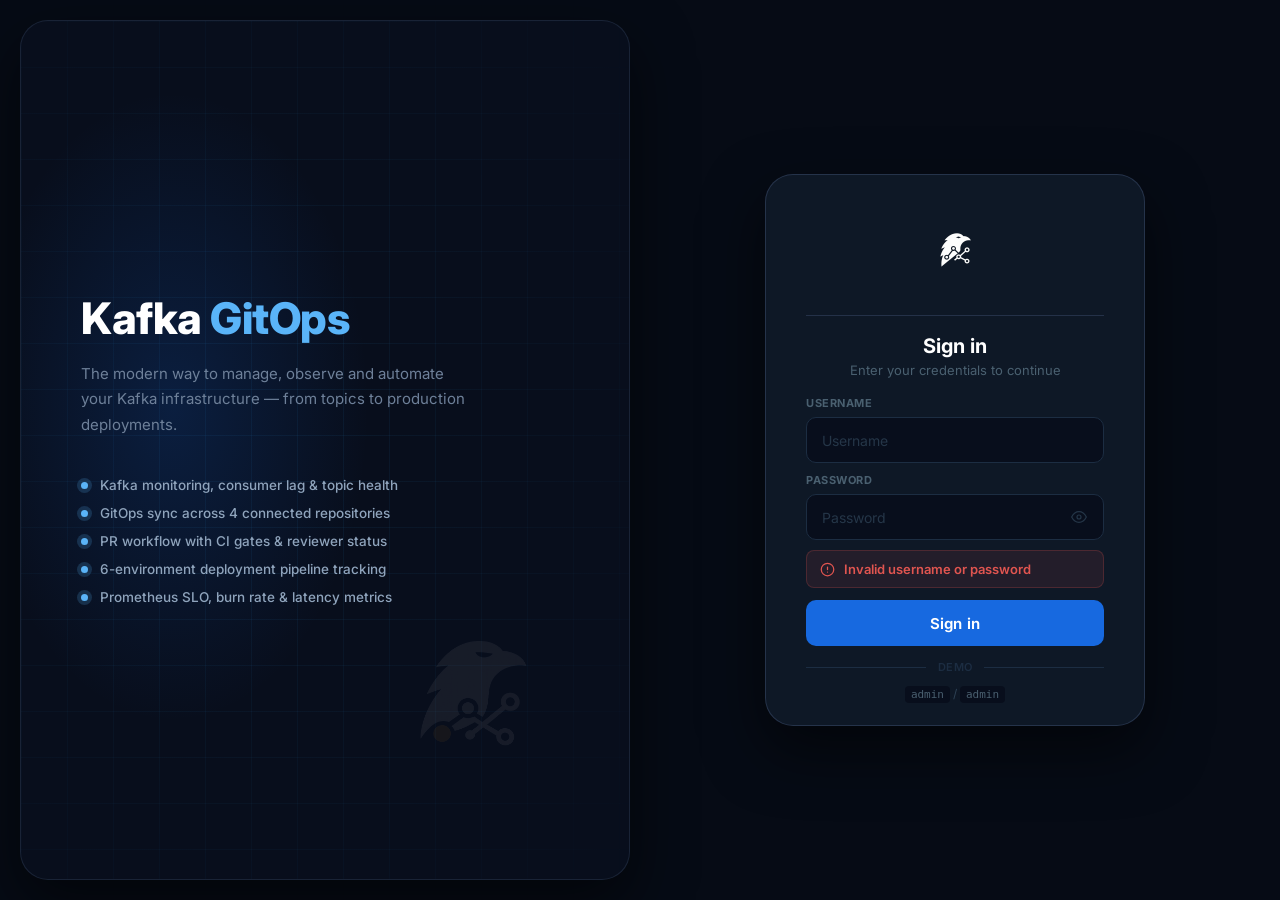
<file: index.html>
<!doctype html>
<html lang="en">
  <head>
    <meta charset="UTF-8" />
    <meta name="viewport" content="width=device-width, initial-scale=1.0" />
    <title>Kafka GitOps — Sign in</title>
    <link rel="preconnect" href="https://fonts.googleapis.com" />
    <link rel="preconnect" href="https://fonts.gstatic.com" crossorigin />
    <link href="https://fonts.googleapis.com/css2?family=Inter:wght@400;500;600;700;800&display=swap" rel="stylesheet" />
    <style>
      *, *::before, *::after { box-sizing: border-box; margin: 0; padding: 0; }
      html, body { height: 100%; }
      body {
        font-family: Inter, system-ui, -apple-system, sans-serif;
        background: #060b15;
        color: #dde3ed;
      }
      button, input { font: inherit; border: 0; }
      button { cursor: pointer; }

      /* ── Shell ── */
      .lp-shell {
        display: grid;
        grid-template-columns: 1fr 1fr;
        min-height: 100dvh;
        padding: 20px;
        gap: 20px;
      }

      /* ── Left hero — CSS gradient background ── */
      .lp-hero {
        position: relative;
        display: flex;
        flex-direction: column;
        justify-content: center;
        padding: 56px 60px;
        overflow: hidden;
        background: #080e1c;
        border-radius: 28px;
        box-shadow: 0 24px 60px rgba(0,0,0,.55);
        border: 1px solid rgba(42,56,80,.5);
      }

      /* dot-grid */
      .lp-hero::before {
        content: "";
        position: absolute;
        inset: 0;
        border-radius: inherit;
        background-image:
          linear-gradient(rgba(47,159,232,.07) 1px, transparent 1px),
          linear-gradient(90deg, rgba(47,159,232,.07) 1px, transparent 1px);
        background-size: 46px 46px;
        mask-image: radial-gradient(ellipse 80% 80% at 40% 50%, black 20%, transparent 100%);
      }

      /* blue ambient glow */
      .lp-hero::after {
        content: "";
        position: absolute;
        top: 5%;
        left: -10%;
        width: 70%;
        height: 80%;
        background: radial-gradient(ellipse, rgba(23,105,224,.18) 0%, transparent 65%);
        pointer-events: none;
        border-radius: 50%;
      }

      /* raven watermark bottom-right — invert so black→white, then fade */
      .lp-raven-bg {
        position: absolute;
        bottom: -30px;
        right: -40px;
        width: 400px;
        height: 400px;
        object-fit: contain;
        pointer-events: none;
        user-select: none;
        z-index: 0;
        filter: invert(1);
        opacity: .06;
      }

      .lp-hero-inner {
        position: relative;
        z-index: 1;
        max-width: 500px;
      }

      /* brand logo — full horizontal, no box */
      .lp-brand {
        margin-bottom: 52px;
      }
      .lp-brand-logo {
        display: block;
        width: 100px;
        height: 100px;
        object-fit: contain;
        filter: brightness(0) invert(1);
      }

      /* headline */
      .lp-headline {
        font-size: clamp(34px, 3.4vw, 50px);
        font-weight: 800;
        line-height: 1.1;
        letter-spacing: -.5px;
        color: #fff;
        margin-bottom: 18px;
      }
      .lp-headline em {
        font-style: normal;
        color: #5ab4f8;
      }

      .lp-desc {
        color: #6e8099;
        font-size: 15px;
        line-height: 1.7;
        max-width: 390px;
        margin-bottom: 40px;
      }

      /* feature list */
      .lp-features {
        display: flex;
        flex-direction: column;
        gap: 12px;
      }
      .lp-feature {
        display: flex;
        align-items: center;
        gap: 12px;
        color: #8fa4bc;
        font-size: 13.5px;
        font-weight: 500;
      }
      .lp-feature-dot {
        flex-shrink: 0;
        width: 7px;
        height: 7px;
        border-radius: 50%;
        background: #5ab4f8;
        box-shadow: 0 0 0 4px rgba(90,180,248,.18);
      }

      /* ── Right — floating rounded card ── */
      .lp-panel {
        display: flex;
        align-items: center;
        justify-content: center;
      }

      .lp-card {
        width: 100%;
        max-width: 380px;
        padding: 28px 40px 24px;
        background: #0e1826;
        border: 1px solid rgba(42,56,80,.85);
        border-radius: 28px;
        box-shadow: 0 24px 60px rgba(0,0,0,.55);
      }

      /* icon-only logo in card */
      .lp-card-logo {
        display: flex;
        justify-content: center;
        margin-bottom: 16px;
      }
      .lp-card-logo img {
        width: 96px;
        height: 96px;
        object-fit: contain;
      }

      /* thin divider under logo */
      .lp-card-rule {
        height: 1px;
        background: rgba(42,56,80,.8);
        margin: 0 0 18px;
      }

      .lp-form-title {
        font-size: 20px;
        font-weight: 700;
        color: #fff;
        text-align: center;
        margin-bottom: 4px;
      }
      .lp-form-sub {
        color: #4a6070;
        font-size: 13px;
        text-align: center;
        margin-bottom: 18px;
      }

      .lp-form {
        display: flex;
        flex-direction: column;
        gap: 10px;
      }

      .lp-field {
        display: flex;
        flex-direction: column;
        gap: 7px;
      }
      .lp-field label {
        font-size: 11px;
        font-weight: 700;
        color: #4a6070;
        text-transform: uppercase;
        letter-spacing: .5px;
      }

      .lp-pw-wrap { position: relative; }

      .lp-field input {
        width: 100%;
        height: 46px;
        padding: 0 44px 0 15px;
        border: 1px solid #1c2d42;
        border-radius: 10px;
        background: #080e1c;
        color: #dde3ed;
        font-size: 14px;
        transition: border-color .15s, box-shadow .15s;
      }
      .lp-field input::placeholder { color: #253648; }
      .lp-field input:focus {
        outline: 0;
        border-color: #5ab4f8;
        box-shadow: 0 0 0 3px rgba(90,180,248,.15);
      }

      .lp-eye {
        position: absolute;
        top: 50%;
        right: 11px;
        transform: translateY(-50%);
        display: grid;
        place-items: center;
        width: 28px;
        height: 28px;
        background: transparent;
        color: #253648;
        transition: color .15s;
      }
      .lp-eye:hover { color: #6e8099; }
      .lp-eye svg {
        display: block;
        width: 16px;
        height: 16px;
        stroke: currentColor;
        fill: none;
        stroke-width: 1.8;
        stroke-linecap: round;
        stroke-linejoin: round;
      }

      .lp-error {
        display: flex;
        align-items: center;
        gap: 9px;
        padding: 10px 13px;
        border-radius: 8px;
        background: rgba(224,85,80,.1);
        border: 1px solid rgba(224,85,80,.22);
        color: #e05550;
        font-size: 13px;
        font-weight: 600;
      }
      .lp-error svg {
        flex-shrink: 0;
        width: 15px;
        height: 15px;
        stroke: #e05550;
        fill: none;
        stroke-width: 2;
        stroke-linecap: round;
      }

      .lp-submit {
        width: 100%;
        height: 46px;
        margin-top: 2px;
        border-radius: 10px;
        background: #1769e0;
        color: #fff;
        font-size: 15px;
        font-weight: 650;
        letter-spacing: .1px;
        transition: background .15s, transform .12s;
      }
      .lp-submit:hover:not(:disabled) { background: #1260d3; }
      .lp-submit:active:not(:disabled) { transform: translateY(1px); }
      .lp-submit:disabled { opacity: .6; cursor: not-allowed; }

      .lp-divider {
        display: flex;
        align-items: center;
        gap: 12px;
        margin-top: 14px;
        color: #1c2d42;
        font-size: 11px;
        font-weight: 600;
        text-transform: uppercase;
        letter-spacing: .4px;
      }
      .lp-divider::before,
      .lp-divider::after {
        content: "";
        flex: 1;
        height: 1px;
        background: #1c2d42;
      }

      .lp-hint {
        margin-top: 12px;
        color: #2e4255;
        font-size: 12px;
        text-align: center;
      }
      .lp-hint code {
        padding: 2px 6px;
        border-radius: 4px;
        background: #080e1c;
        color: #4a6070;
        font-family: ui-monospace, "Cascadia Code", monospace;
        font-size: 11px;
      }

      /* shake */
      @keyframes lp-shake {
        0%,100% { transform: translateX(0); }
        20%      { transform: translateX(-6px); }
        40%      { transform: translateX(6px); }
        60%      { transform: translateX(-3px); }
        80%      { transform: translateX(3px); }
      }
      .lp-shake { animation: lp-shake .4s ease; }

      /* ── Transition out ── */
      .lp-shell {
        transition: gap .5s ease;
      }
      .lp-hero {
        transition: opacity .3s ease, transform .5s cubic-bezier(.4,0,.2,1);
      }
      .lp-panel {
        position: relative;
      }

      /* full-screen curtain that expands from the card panel */
      .lp-curtain {
        position: fixed;
        inset: 0;
        background: #080e1c;
        z-index: 999;
        clip-path: inset(0 100% 0 0);
        transition: clip-path .55s cubic-bezier(.7,0,.3,1);
        pointer-events: none;
      }
      .lp-curtain.run {
        clip-path: inset(0 0% 0 0);
      }

      /* logo + text fade in center of curtain */
      .lp-curtain-brand {
        position: absolute;
        inset: 0;
        display: flex;
        flex-direction: column;
        align-items: center;
        justify-content: center;
        gap: 18px;
        opacity: 0;
        transition: opacity .25s ease .35s;
      }
      .lp-curtain-brand img {
        width: 72px;
        height: 72px;
        object-fit: contain;
        filter: brightness(0) invert(1);
      }
      .lp-curtain-brand span {
        font-size: 22px;
        font-weight: 800;
        color: #fff;
        letter-spacing: -.3px;
      }
      .lp-curtain-brand span em {
        font-style: normal;
        color: #5ab4f8;
      }
      .lp-curtain.run .lp-curtain-brand {
        opacity: 1;
      }

      .lp-shell.lp-out .lp-hero {
        opacity: 0;
        transform: translateX(-24px);
      }

      /* ── Mobile ── */
      @media (max-width: 820px) {
        .lp-shell {
          grid-template-columns: 1fr;
          gap: 16px;
          padding: 16px;
        }
        .lp-hero {
          padding: 40px 28px 36px;
          min-height: auto;
        }
        .lp-card { padding: 36px 28px 28px; }
      }
    </style>
  </head>
  <body>
    <div class="lp-curtain" id="curtain">
      <div class="lp-curtain-brand">
        <img src="pictures/icon.png" alt="" />
        <span>Kafka <em>GitOps</em></span>
      </div>
    </div>

    <div class="lp-shell">

      <!-- ── Left hero ── -->
      <div class="lp-hero">
        <img src="pictures/logo.png" alt="" class="lp-raven-bg" aria-hidden="true" />
        <div class="lp-hero-inner">

          <h1 class="lp-headline">
            Kafka <em>GitOps</em>
          </h1>

          <p class="lp-desc">
            The modern way to manage, observe and automate
            your Kafka infrastructure — from topics to production deployments.
          </p>

          <div class="lp-features">
            <div class="lp-feature">
              <span class="lp-feature-dot"></span>
              Kafka monitoring, consumer lag &amp; topic health
            </div>
            <div class="lp-feature">
              <span class="lp-feature-dot"></span>
              GitOps sync across 4 connected repositories
            </div>
            <div class="lp-feature">
              <span class="lp-feature-dot"></span>
              PR workflow with CI gates &amp; reviewer status
            </div>
            <div class="lp-feature">
              <span class="lp-feature-dot"></span>
              6-environment deployment pipeline tracking
            </div>
            <div class="lp-feature">
              <span class="lp-feature-dot"></span>
              Prometheus SLO, burn rate &amp; latency metrics
            </div>
          </div>
        </div>
      </div>

      <!-- ── Right card ── -->
      <div class="lp-panel">
        <div class="lp-card">

          <div class="lp-card-logo">
            <img src="pictures/icon.png" alt="Kafka GitOps" />
          </div>
          <div class="lp-card-rule"></div>

          <h2 class="lp-form-title">Sign in</h2>
          <p class="lp-form-sub">Enter your credentials to continue</p>

          <form class="lp-form" id="loginForm" novalidate>

            <div class="lp-field">
              <label for="username">Username</label>
              <div class="lp-pw-wrap">
                <input type="text" id="username" name="username"
                  autocomplete="username" placeholder="Username" />
              </div>
            </div>

            <div class="lp-field">
              <label for="password">Password</label>
              <div class="lp-pw-wrap">
                <input type="password" id="password" name="password"
                  autocomplete="current-password" placeholder="Password" />
                <button class="lp-eye" type="button" id="togglePass"
                  aria-label="Show password" tabindex="-1">
                  <svg id="eyeIcon" viewBox="0 0 24 24">
                    <path d="M1 12s4-8 11-8 11 8 11 8-4 8-11 8-11-8-11-8z"/>
                    <circle cx="12" cy="12" r="3"/>
                  </svg>
                </button>
              </div>
            </div>

            <div class="lp-error" id="loginError" hidden>
              <svg viewBox="0 0 24 24">
                <circle cx="12" cy="12" r="10"/>
                <line x1="12" y1="8" x2="12" y2="12"/>
                <line x1="12" y1="16" x2="12.01" y2="16"/>
              </svg>
              Invalid username or password
            </div>

            <button class="lp-submit" type="submit" id="loginBtn">Sign in</button>
          </form>

          <div class="lp-divider">demo</div>
          <p class="lp-hint"><code>admin</code> / <code>admin</code></p>

        </div>
      </div>

    </div>

    <script>
      const passInput  = document.getElementById("password");
      const togglePass = document.getElementById("togglePass");

      togglePass.addEventListener("click", () => {
        const show = passInput.type === "password";
        passInput.type = show ? "text" : "password";
        document.getElementById("eyeIcon").innerHTML = show
          ? '<path d="M17.94 17.94A10.07 10.07 0 0 1 12 20c-7 0-11-8-11-8a18.45 18.45 0 0 1 5.06-5.94"/><path d="M9.9 4.24A9.12 9.12 0 0 1 12 4c7 0 11 8 11 8a18.5 18.5 0 0 1-2.16 3.19"/><line x1="1" y1="1" x2="23" y2="23"/>'
          : '<path d="M1 12s4-8 11-8 11 8 11 8-4 8-11 8-11-8-11-8z"/><circle cx="12" cy="12" r="3"/>';
      });

      document.getElementById("loginForm").addEventListener("submit", (e) => {
        e.preventDefault();
        const user = document.getElementById("username").value.trim();
        const pass = passInput.value;
        const err  = document.getElementById("loginError");
        const btn  = document.getElementById("loginBtn");

        if (user === "admin" && pass === "admin") {
          btn.textContent = "Signing in…";
          btn.disabled = true;
          const shell   = document.querySelector(".lp-shell");
          const curtain = document.getElementById("curtain");
          shell.classList.add("lp-out");
          requestAnimationFrame(() => requestAnimationFrame(() => {
            curtain.classList.add("run");
          }));
          setTimeout(() => { window.location.href = "dashboard.html"; }, 1000);
        } else {
          err.hidden = false;
          passInput.value = "";
          passInput.focus();
          document.querySelector(".lp-card").classList.add("lp-shake");
          setTimeout(() => document.querySelector(".lp-card").classList.remove("lp-shake"), 450);
        }
      });

      ["username", "password"].forEach((id) =>
        document.getElementById(id).addEventListener("input", () => {
          document.getElementById("loginError").hidden = true;
        })
      );
    </script>
  </body>
</html>
</file>
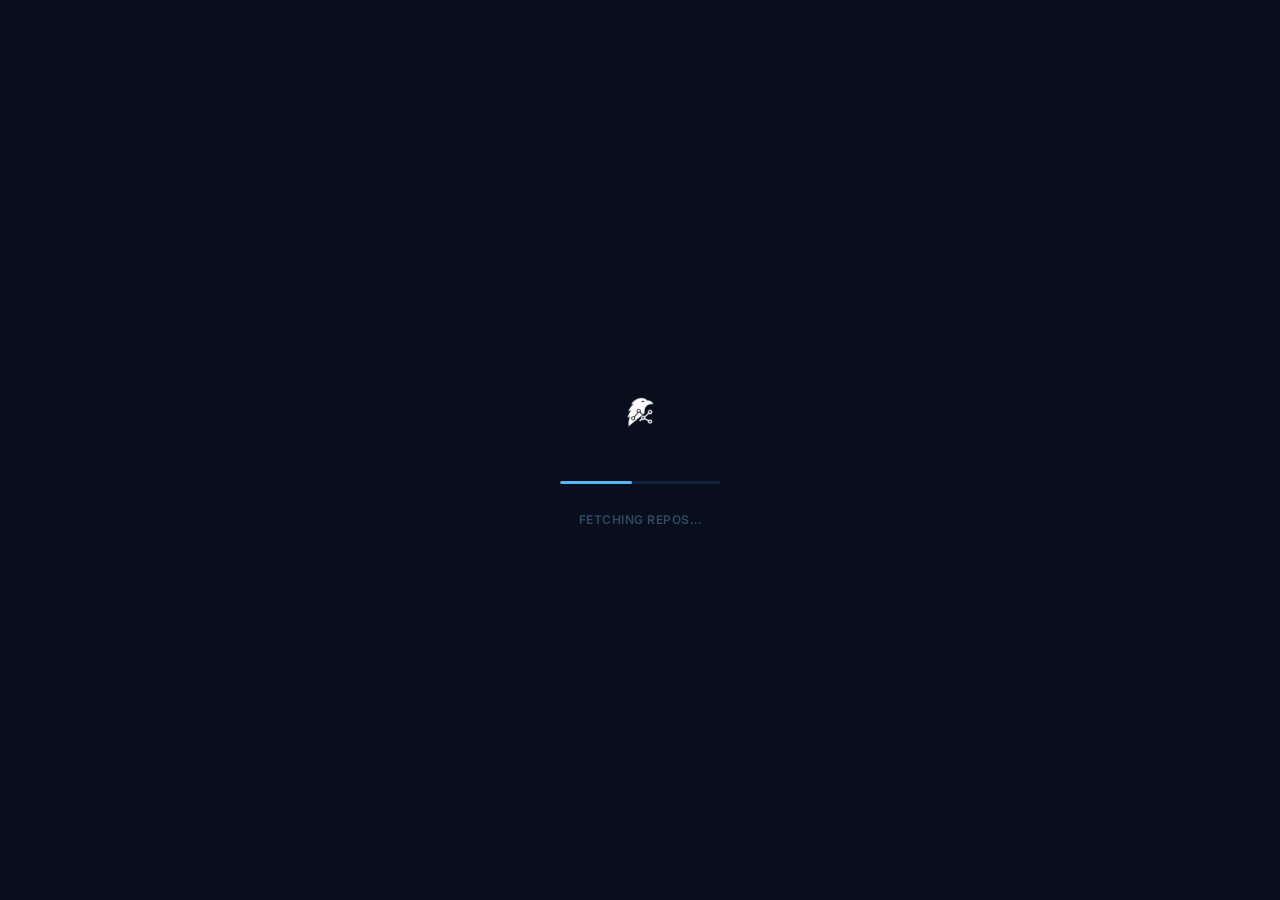
<file: dashboard.html>
<!doctype html>
<html lang="en">
  <head>
    <meta charset="UTF-8" />
    <meta name="viewport" content="width=device-width, initial-scale=1.0" />
    <title>GitOps Admin Panel</title>
    <link rel="preconnect" href="https://fonts.googleapis.com" />
    <link rel="preconnect" href="https://fonts.gstatic.com" crossorigin />
    <link href="https://fonts.googleapis.com/css2?family=Inter:wght@400;500;600;700;800&display=swap" rel="stylesheet" />
    <link rel="stylesheet" href="styles.css" />
  </head>
  <style>
    .page-loader {
      position: fixed;
      inset: 0;
      background: #080e1c;
      z-index: 999;
      display: flex;
      flex-direction: column;
      align-items: center;
      justify-content: center;
      gap: 28px;
      transition: opacity .45s ease;
    }
    .page-loader.hide {
      opacity: 0;
      pointer-events: none;
    }
    .loader-logo {
      width: 80px;
      height: 80px;
      object-fit: contain;
      filter: brightness(0) invert(1);
      animation: loaderPulse 1.6s ease-in-out infinite;
    }
    @keyframes loaderPulse {
      0%, 100% { opacity: .35; transform: scale(.92); filter: brightness(0) invert(1) drop-shadow(0 0 0px #5ab4f8); }
      50%       { opacity: 1;   transform: scale(1);    filter: brightness(0) invert(1) drop-shadow(0 0 18px #5ab4f8); }
    }
    .loader-bar-wrap {
      width: 160px;
      height: 3px;
      border-radius: 99px;
      background: rgba(90,180,248,.12);
      overflow: hidden;
    }
    .loader-bar {
      height: 100%;
      border-radius: 99px;
      background: #5ab4f8;
      width: 0%;
      transition: width .1s linear;
    }
    .loader-label {
      font-family: Inter, system-ui, sans-serif;
      font-size: 12px;
      font-weight: 600;
      letter-spacing: .5px;
      color: #2e4a65;
      text-transform: uppercase;
    }
  </style>
  <body>
    <div class="page-loader" id="pageLoader">
      <img src="pictures/icon.png" alt="" class="loader-logo" />
      <div class="loader-bar-wrap">
        <div class="loader-bar" id="loaderBar"></div>
      </div>
      <span class="loader-label" id="loaderLabel">Connecting…</span>
    </div>
    <a class="skip-link" href="#mainContent">Skip to content</a>
    <div class="shell" id="appShell">
      <aside class="sidebar" id="sidebar" aria-label="Main navigation">
        <div class="brand">
          <div class="brand-mark">
            <img src="pictures/icon.png" alt="Kafka GitOps" class="brand-logo" />
          </div>
          <div>
            <strong>Kafka GitOps</strong>
          </div>
        </div>

        <nav class="nav-list" aria-label="Panel sections">
          <button class="nav-item active" type="button" data-view="overview" aria-current="page"><span data-icon="home"></span>Overview</button>

          <div class="nav-group" data-group="github">
            <button class="nav-item nav-group-toggle" type="button" aria-expanded="false">
              <span data-icon="github"></span>
              <span class="nav-group-label">GitHub<svg class="nav-group-chevron" viewBox="0 0 24 24" fill="none" stroke="currentColor" stroke-width="2" stroke-linecap="round" stroke-linejoin="round"><path d="m9 18 6-6-6-6"/></svg></span>
            </button>
            <div class="nav-sub" hidden>
              <button class="nav-item nav-subitem" type="button" data-view="repos"><span data-icon="repo"></span>Repositories</button>
              <button class="nav-item nav-subitem" type="button" data-view="workflow"><span data-icon="gitpull"></span>PR Workflow</button>
            </div>
          </div>

          <button class="nav-item" type="button" data-view="kafka"><span data-icon="stream"></span>Kafka</button>
          <button class="nav-item" type="button" data-view="prometheus"><span data-icon="pulse"></span>Prometheus</button>

          <div class="nav-group" data-group="ocp">
            <button class="nav-item nav-group-toggle" type="button" aria-expanded="false">
              <span data-icon="cloud"></span>
              <span class="nav-group-label">OCP<svg class="nav-group-chevron" viewBox="0 0 24 24" fill="none" stroke="currentColor" stroke-width="2" stroke-linecap="round" stroke-linejoin="round"><path d="m9 18 6-6-6-6"/></svg></span>
            </button>
            <div class="nav-sub" hidden>
              <button class="nav-item nav-subitem" type="button" data-view="ocp"><span data-icon="pod"></span>Pods</button>
              <button class="nav-item nav-subitem" type="button" data-view="deployments"><span data-icon="layers"></span>Deployments</button>
            </div>
          </div>
        </nav>

        <div class="sidebar-user">
          <div class="sidebar-avatar">
            <svg viewBox="0 0 24 24" fill="none" stroke="currentColor" stroke-width="1.8" stroke-linecap="round" stroke-linejoin="round">
              <circle cx="12" cy="8" r="4"/>
              <path d="M4 20c0-4 3.6-7 8-7s8 3 8 7"/>
            </svg>
          </div>
          <div class="sidebar-user-info">
            <span class="sidebar-user-name">Admin</span>
            <span class="sidebar-user-role">Platform owner</span>
          </div>
        </div>
      </aside>

      <main class="workspace" id="mainContent">
        <button class="sidebar-edge-toggle" id="sidebarEdgeToggle" type="button" aria-label="Show sidebar" aria-controls="sidebar" aria-expanded="false">
          <span data-icon="chevron"></span>
        </button>
        <div class="workspace-inner">
        <header class="topbar">
          <div>
            <h1 id="pageTitle">Overview</h1>
          </div>
          <div class="topbar-actions">
            <label class="search">
              <span data-icon="search"></span>
              <input type="search" placeholder="Search repo, PR, service, metric" aria-label="Search repo, PR, service or metric" />
            </label>
            <button class="soft-button" type="button" aria-label="Show notifications"><span data-icon="bell"></span></button>
            <button class="soft-button" id="themeToggle" type="button" aria-label="Toggle dark mode"></button>
            <button class="primary-button" type="button"><span data-icon="deploy"></span>Promote</button>
          </div>
        </header>

        <section class="view active" data-view-panel="overview" aria-labelledby="pageTitle">
          <div id="overviewStatus"></div>
          <div class="system-grid" id="systemStatus"></div>
          <div id="overviewHero"></div>
          <div class="metric-grid" id="overviewMetrics"></div>
          <div class="overview-grid">
            <section class="panel">
              <div class="panel-head">
                <div>
                  <h2>Release Flow</h2>
                  <p>What needs to happen before deploy</p>
                </div>
              </div>
              <div class="timeline">
                <article class="done"><span></span><div><strong>GitHub Actions</strong><p>31/31 checks passed</p></div></article>
                <article class="done"><span></span><div><strong>TDD Gate</strong><p>Unit, integration, contract tests green</p></div></article>
                <article class="watch"><span></span><div><strong>Kafka Lag</strong><p>Watch orders.events before promote</p></div></article>
                <article><span></span><div><strong>Manual Approval</strong><p>Platform owner review</p></div></article>
              </div>
            </section>
            <section class="panel">
              <div class="panel-head">
                <div><h2>Live Feed</h2><p>GitHub, Kafka, Prometheus</p></div>
              </div>
              <div class="feed-list" id="liveFeed"></div>
            </section>
          </div>
        </section>

        <section class="view" data-view-panel="repos">
          <div class="page-intro">
            <h2>4 connected GitHub repos</h2>
            <p>Overview of repositories, their role in the release flow and latest GitOps state. Click a repo for details.</p>
          </div>
          <div id="repoSummary"></div>
          <div class="repo-grid" id="repoGrid"></div>
          <div id="repoDetail" hidden></div>
        </section>

        <section class="view" data-view-panel="workflow">
          <div class="page-intro">
            <p>Filter by repository — show panels for one or more repos at a time.</p>
          </div>
          <div id="workflowFilters"></div>
          <div class="workflow-panels" id="workflowPanels"></div>
        </section>

        <section class="view" data-view-panel="kafka">
          <div class="page-intro">
            <p>Topics, consumer groups, lag and a quick look at streams that may block a release.</p>
          </div>
          <div class="split-grid">
            <section class="panel">
              <div class="panel-head"><div><h2>Consumer Lag</h2><p>Top groups by delay</p></div></div>
              <div class="bar-list" id="kafkaBars"></div>
            </section>
            <section class="panel">
              <div class="panel-head"><div><h2>Topic Health</h2><p>Partition balance and throughput</p></div></div>
              <div class="health-list">
                <article><span class="ok"></span><strong>payments.events</strong><small>balanced, 1.2k msg/s</small></article>
                <article><span class="warn"></span><strong>orders.events</strong><small>hot partition p8</small></article>
                <article><span class="ok"></span><strong>inventory.sync</strong><small>healthy, 340 msg/s</small></article>
              </div>
            </section>
          </div>
        </section>

        <section class="view" data-view-panel="prometheus">
          <div class="page-intro">
            <p>SLO, burn rate, error ratio and latency — api-gateway.</p>
          </div>

          <div class="prom-stats" id="promStats"></div>

          <section class="panel">
            <div class="panel-head">
              <div><h2>Service SLO</h2><p id="sloRangeLabel">24h window</p></div>
              <div class="range-tabs" aria-label="Chart time range" id="sloRangeTabs">
                <button class="active" type="button" data-range="24h">24h</button>
                <button type="button" data-range="7d">7d</button>
                <button type="button" data-range="30d">30d</button>
              </div>
            </div>
            <div class="prom-chart-wrap">
              <div class="prom-y-labels" id="sloYLabels">
                <span>100%</span><span>99.9%</span><span>99.5%</span><span>99%</span>
              </div>
              <div class="line-chart" style="flex:1;min-width:0">
                <svg id="sloChart" viewBox="0 0 720 200" role="img" aria-label="SLO trend">
                  <defs>
                    <linearGradient id="sloFillGrad" x1="0" y1="0" x2="0" y2="1">
                      <stop offset="0%" stop-color="#24a85a" stop-opacity=".22"/>
                      <stop offset="100%" stop-color="#24a85a" stop-opacity="0"/>
                    </linearGradient>
                  </defs>
                  <path class="grid-line" id="sloGrid" d=""/>
                  <path class="prom-threshold" id="sloThreshold" d=""/>
                  <path class="chart-fill" id="sloFill" fill="url(#sloFillGrad)" d=""/>
                  <path class="chart-line prom-line-green" id="sloLine" d=""/>
                </svg>
              </div>
            </div>
          </section>

          <section class="panel" style="margin-top:16px">
            <div class="panel-head">
              <div><h2>P99 Latency</h2><p>api-gateway · milliseconds</p></div>
            </div>
            <div class="prom-chart-wrap">
              <div class="prom-y-labels" id="latYLabels">
                <span>200ms</span><span>150ms</span><span>100ms</span>
              </div>
              <div class="line-chart" style="flex:1;min-width:0">
                <svg id="latChart" viewBox="0 0 720 160" role="img" aria-label="Latency trend">
                  <defs>
                    <linearGradient id="latFillGrad" x1="0" y1="0" x2="0" y2="1">
                      <stop offset="0%" stop-color="#d98200" stop-opacity=".2"/>
                      <stop offset="100%" stop-color="#d98200" stop-opacity="0"/>
                    </linearGradient>
                  </defs>
                  <path class="grid-line" id="latGrid" d=""/>
                  <path class="chart-fill" id="latFill" fill="url(#latFillGrad)" d=""/>
                  <path class="chart-line prom-line-amber" id="latLine" d=""/>
                </svg>
              </div>
            </div>
          </section>
        </section>

        <section class="view" data-view-panel="ocp">
          <div class="page-intro">
            <p>Pods across environments — status, restarts and the reason for the last restart.</p>
          </div>
          <div id="ocpSummary"></div>
          <div id="ocpPods"></div>
        </section>

        <section class="view" data-view-panel="deployments">
          <div class="page-intro">
            <p>Environment pipeline for api-gateway — dev through prod. Click a row to expand jobs.</p>
          </div>
          <div id="deploymentsView"></div>
        </section>
      </main>
    </div>

        </div><!-- /workspace-inner -->
    <script src="script.js"></script>
    <script>
      (function () {
        const loader = document.getElementById("pageLoader");
        const bar    = document.getElementById("loaderBar");
        const label  = document.getElementById("loaderLabel");

        const steps = [
          { pct: 20,  text: "Connecting…",          delay: 0    },
          { pct: 45,  text: "Fetching repos…",       delay: 700  },
          { pct: 68,  text: "Loading Kafka state…",  delay: 1400 },
          { pct: 88,  text: "Syncing metrics…",      delay: 2100 },
          { pct: 100, text: "Ready",                 delay: 2800 },
        ];

        steps.forEach(({ pct, text, delay }) => {
          setTimeout(() => {
            bar.style.width   = pct + "%";
            label.textContent = text;
          }, delay);
        });

        setTimeout(() => {
          loader.classList.add("hide");
          setTimeout(() => loader.remove(), 500);
        }, 3400);
      })();
    </script>
  </body>
</html>
</file>
<file: styles.css>
:root {
  --page-bg: #f3f6fa;
  --app-bg: #f3f6fa;
  --surface: #ffffff;
  --surface-subtle: #f7faff;
  --text: #172033;
  --muted: #657188;
  --muted-soft: #8a95a8;
  --line: #dce3ec;
  --line-soft: #e9eef5;
  --blue: #2f9fe8;
  --blue-strong: #1769e0;
  --mint: #24a85a;
  --amber: #d98200;
  --red: #c7352c;
  --violet: #7b61f2;
  --rail-width: 72px;
  --sidebar-width: 360px;
  --closed-offset: var(--rail-width);
  --open-offset: 304px;
  --page-pad: 16px;
  --radius-xl: 30px;
  --radius: 8px;
  --radius-sm: 6px;
  --shadow-panel: 0 20px 54px rgba(23, 32, 51, .12);
  --shadow-card: 0 10px 28px rgba(23, 32, 51, .08);
  --focus: 0 0 0 3px rgba(23, 105, 224, .22);
  color-scheme: light;
}

* {
  box-sizing: border-box;
}

html {
  min-width: 320px;
}

body {
  margin: 0;
  overflow-x: hidden;
  background: var(--page-bg);
  color: var(--text);
  font-family: Inter, system-ui, -apple-system, BlinkMacSystemFont, "Segoe UI", sans-serif;
  letter-spacing: 0;
}

button,
input {
  font: inherit;
}

button {
  border: 0;
}

button:focus-visible,
input:focus-visible,
.skip-link:focus-visible {
  outline: 0;
  box-shadow: var(--focus);
}

svg {
  display: block;
  width: 18px;
  height: 18px;
  stroke: currentColor;
}

.skip-link {
  position: fixed;
  top: 12px;
  left: 12px;
  z-index: 30;
  padding: 10px 14px;
  border-radius: var(--radius-sm);
  background: var(--text);
  color: #fff;
  font-size: 14px;
  font-weight: 700;
  text-decoration: none;
  transform: translateY(-140%);
}

.skip-link:focus {
  transform: translateY(0);
}

.shell {
  position: relative;
  height: 100dvh;
  overflow: hidden;
  padding: var(--page-pad);
}

.sidebar {
  position: fixed;
  inset: var(--page-pad) auto var(--page-pad) var(--page-pad);
  z-index: 1;
  display: flex;
  flex-direction: column;
  width: var(--sidebar-width);
  height: auto;
  overflow: hidden;
  border: 1px solid rgba(220, 227, 236, .9);
  border-radius: var(--radius-xl);
  background: rgba(255, 255, 255, .96);
  box-shadow: var(--shadow-panel);
}

.sidebar::before {
  position: absolute;
  inset: 0 auto 0 0;
  z-index: 0;
  width: var(--rail-width);
  content: "";
  background: #0d1521;
}

.sidebar > * {
  position: relative;
  z-index: 1;
}

.brand,
.nav-item,
.topbar,
.topbar-actions,
.search,
.hero-panel,
.repo-top,
.repo-meta,
.panel-head,
.feed-list article,
.timeline article,
.health-list article,
.bar-row,
.range-tabs {
  display: flex;
  align-items: center;
}

.brand {
  display: grid;
  grid-template-columns: var(--rail-width) minmax(0, 1fr);
  min-height: 76px;
  padding: 18px 18px 12px 0;
}

.brand-mark {
  display: grid;
  place-items: center;
  justify-self: center;
  width: 48px;
  height: 48px;
}

.brand > div:last-child {
  min-width: 0;
  padding-left: 18px;
  transition: opacity .18s ease, transform .24s ease;
}

.brand strong,
.brand span {
  display: block;
}

.brand strong {
  font-size: 16px;
  font-weight: 650;
}

.brand span {
  margin-top: 2px;
  color: var(--muted);
  font-size: 12px;
  font-weight: 600;
}

.nav-list {
  display: grid;
  gap: 6px;
  padding-right: 18px;
}

.nav-item {
  display: grid;
  grid-template-columns: var(--rail-width) minmax(0, 1fr);
  column-gap: 18px;
  min-height: 52px;
  padding: 0;
  overflow: hidden;
  background: transparent;
  color: #52627a;
  cursor: pointer;
  font-size: 14px;
  font-weight: 600;
  text-align: left;
  white-space: nowrap;
}

.nav-item span[data-icon] {
  display: grid;
  place-items: center;
  justify-self: center;
  width: 42px;
  height: 42px;
  border-radius: 14px;
  color: rgba(255, 255, 255, .92);
}

.nav-item span[data-icon] + * {
  align-self: center;
}

.nav-item:hover,
.nav-item.active {
  color: var(--text);
}

.nav-item:hover span[data-icon],
.nav-item.active span[data-icon] {
  background: rgba(90, 180, 248, .18);
  color: #5ab4f8;
}

.nav-item.active {
  background: linear-gradient(to right, transparent var(--rail-width), #e8f3ff var(--rail-width));
}

/* ---- Nav groups (expandable submenu) ---- */

.nav-group {
  display: grid;
}

.nav-sub {
  display: grid;
  gap: 4px;
  margin-top: 4px;
}

.nav-sub[hidden] {
  display: none;
}

.nav-group-label {
  display: flex;
  align-items: center;
  gap: 7px;
  min-width: 0;
}

.nav-group-chevron {
  flex-shrink: 0;
  width: 16px;
  height: 16px;
  color: var(--muted);
  fill: none;
  transition: transform .2s ease, color .18s ease;
}

.nav-group-toggle:hover .nav-group-chevron {
  color: var(--blue-strong);
}

.nav-group.open .nav-group-chevron {
  transform: rotate(90deg);
}

/* parent of the active subsection stays highlighted */
.nav-group.has-active .nav-group-toggle {
  color: var(--text);
}

.nav-group.has-active .nav-group-toggle span[data-icon] {
  background: rgba(90, 180, 248, .18);
  color: #5ab4f8;
}

.shell:not(.sidebar-open) .nav-group.has-active .nav-group-toggle span[data-icon] {
  background: rgba(255, 255, 255, .22);
  color: #fff;
}

/* sub-items: smaller icon, lighter text — reads as second level */
.nav-subitem {
  min-height: 44px;
  font-size: 13px;
}

.nav-subitem span[data-icon] {
  width: 34px;
  height: 34px;
  border-radius: 11px;
}

.nav-subitem span[data-icon] svg {
  width: 15px;
  height: 15px;
}

/* expanded sidebar: nest sub-items under the group with an indent + guide line */
.shell.sidebar-open .nav-sub {
  margin-left: calc(var(--rail-width) / 2 + 5px);
  margin-right: 4px;
  padding-left: 12px;
  border-left: 2px solid var(--line);
}

.shell.sidebar-open .nav-subitem {
  display: flex;
  align-items: center;
  gap: 10px;
  min-height: 40px;
  padding: 0 10px;
  border-radius: 10px;
}

.shell.sidebar-open .nav-subitem span[data-icon] {
  width: 30px;
  height: 30px;
  border-radius: 9px;
  justify-self: auto;
  color: #52627a;
}

[data-theme="dark"] .shell.sidebar-open .nav-subitem span[data-icon] {
  color: rgba(255, 255, 255, .75);
}

.shell.sidebar-open .nav-subitem:hover {
  background: var(--surface-subtle);
}

.shell.sidebar-open .nav-subitem.active {
  background: #e8f3ff;
}

[data-theme="dark"] .shell.sidebar-open .nav-subitem:hover {
  background: rgba(90, 180, 248, .06);
}

[data-theme="dark"] .shell.sidebar-open .nav-subitem.active {
  background: rgba(90, 180, 248, .09);
}

.side-card {
  width: 178px;
  margin: auto 26px 18px calc(var(--rail-width) + 18px);
  padding: 14px;
  border: 1px solid var(--line);
  border-radius: 18px;
  background: rgba(255, 255, 255, .84);
  transition: opacity .18s ease, transform .24s ease;
}

.state-dot {
  display: block;
  width: 9px;
  height: 9px;
  margin-bottom: 12px;
  border-radius: 50%;
  background: var(--mint);
  box-shadow: 0 0 0 5px rgba(36, 168, 90, .14);
}

.side-card strong,
.side-card p {
  display: block;
  margin: 0;
}

.side-card strong {
  font-size: 14px;
  font-weight: 650;
}

.side-card p {
  margin-top: 6px;
  color: var(--muted);
  font-size: 12px;
  line-height: 1.45;
}

.sidebar-user {
  display: grid;
  grid-template-columns: var(--rail-width) minmax(0, 1fr);
  align-items: center;
  gap: 10px;
  padding: 12px 0 18px 0;
  margin-top: auto;
}

.sidebar-avatar {
  justify-self: center;
  flex-shrink: 0;
  width: 34px;
  height: 34px;
  border-radius: 50%;
  background: var(--blue-strong);
  color: #fff;
  display: grid;
  place-items: center;
}
.sidebar-avatar svg {
  width: 18px;
  height: 18px;
}

.sidebar-user-info {
  display: flex;
  flex-direction: column;
  gap: 2px;
  min-width: 0;
  transition: opacity .18s ease;
}

.sidebar-user-name {
  font-size: 13px;
  font-weight: 600;
  color: var(--text);
  white-space: nowrap;
  overflow: hidden;
  text-overflow: ellipsis;
}

.sidebar-user-role {
  font-size: 11px;
  color: var(--muted);
  white-space: nowrap;
}

.shell:not(.sidebar-open) .sidebar-user-info {
  opacity: 0;
  pointer-events: none;
}

.shell:not(.sidebar-open) .sidebar-user {
  grid-template-columns: var(--rail-width) 0;
}

.sidebar-edge-toggle {
  position: absolute;
  top: 50%;
  bottom: auto;
  left: -17px;
  right: auto;
  z-index: 8;
  display: grid;
  place-items: center;
  width: 34px;
  height: 34px;
  border: 1px solid var(--line);
  border-radius: 999px;
  background: rgba(247, 250, 255, .94);
  color: #5d6d83;
  cursor: pointer;
  box-shadow: 0 8px 18px rgba(23, 32, 51, .10);
  transform: translateY(-50%);
  transition: background-color .18s ease, color .18s ease, transform .24s ease;
}

.sidebar-edge-toggle:hover {
  background: #fff;
  color: var(--blue-strong);
}

.sidebar-edge-toggle svg {
  width: 17px;
  height: 17px;
}

.workspace {
  position: relative;
  z-index: 3;
  height: calc(100dvh - (var(--page-pad) * 2));
  width: calc(100vw - var(--closed-offset) - (var(--page-pad) * 2));
  padding: 0;
  overflow: visible;
  border: 1px solid rgba(220, 227, 236, .92);
  border-radius: var(--radius-xl);
  background: var(--app-bg);
  box-shadow: var(--shadow-panel);
  transform: translateX(var(--closed-offset));
  transition: transform .28s ease, width .28s ease, box-shadow .28s ease;
}

.shell.sidebar-open .workspace {
  width: calc(100vw - var(--open-offset) - (var(--page-pad) * 2));
  transform: translateX(var(--open-offset));
}

.shell:not(.sidebar-open) .workspace {
  border-top-left-radius: 0;
  border-bottom-left-radius: 0;
}

.shell:not(.sidebar-open) .brand > div:last-child,
.shell:not(.sidebar-open) .side-card {
  opacity: 0;
  pointer-events: none;
  transform: translateX(-10px);
}

.shell:not(.sidebar-open) .nav-item {
  grid-template-columns: var(--rail-width) 0;
  column-gap: 0;
  background: transparent;
  color: transparent;
  font-size: 0;
}

.shell:not(.sidebar-open) .nav-item span[data-icon] {
  color: rgba(255, 255, 255, .92);
  font-size: 14px;
}

.shell:not(.sidebar-open) .nav-item.active span[data-icon],
.shell:not(.sidebar-open) .nav-item:hover span[data-icon] {
  background: rgba(255, 255, 255, .22);
  color: #fff;
}

.shell:not(.sidebar-open) .sidebar-edge-toggle {
  top: 50%;
  right: auto;
  bottom: auto;
  left: -17px;
  border-color: var(--line);
  background: rgba(247, 250, 255, .94);
  color: #5d6d83;
  box-shadow: 0 8px 18px rgba(23, 32, 51, .10);
  transform: translateY(-50%) rotate(180deg);
}

.shell:not(.sidebar-open) .sidebar-edge-toggle:hover {
  background: #fff;
  color: var(--blue-strong);
}

.topbar {
  justify-content: space-between;
  gap: 18px;
  margin: 0 0 18px;
}

.topbar p,
.page-intro p,
.hero-panel p,
.panel-head p,
.metric-card p,
.repo-card p {
  margin: 0;
  color: var(--muted);
  font-weight: 500;
}

.topbar p {
  font-size: 13px;
}

.topbar h1 {
  margin: 0;
  font-size: clamp(28px, 3vw, 40px);
  font-weight: 650;
  letter-spacing: 0;
}

.topbar-actions {
  gap: 8px;
}

.search {
  gap: 10px;
  width: min(390px, 34vw);
  height: 44px;
  padding: 0 13px;
  border: 1px solid var(--line);
  border-radius: var(--radius);
  background: var(--surface);
}

.search:focus-within {
  border-color: rgba(23, 105, 224, .54);
  box-shadow: var(--focus);
}

.search input {
  width: 100%;
  min-width: 0;
  border: 0;
  outline: 0;
  background: transparent;
  color: var(--text);
}

.soft-button,
.primary-button {
  display: inline-flex;
  align-items: center;
  justify-content: center;
  min-height: 44px;
  border-radius: var(--radius);
  cursor: pointer;
  transition: background-color .18s ease, color .18s ease, transform .18s ease;
}

.soft-button {
  width: 44px;
  border: 1px solid var(--line);
  background: var(--surface);
  color: var(--muted);
}

.soft-button:hover {
  background: var(--surface-subtle);
  color: var(--text);
}

.primary-button {
  gap: 8px;
  padding: 0 16px;
  background: var(--blue-strong);
  color: white;
  font-weight: 650;
}

.primary-button:hover {
  background: #125dc8;
}

.soft-button:active,
.primary-button:active,
.nav-item:active {
  transform: translateY(1px);
}

.sidebar-edge-toggle:active {
  transform: translateY(calc(-50% + 1px));
}

.shell:not(.sidebar-open) .sidebar-edge-toggle:active {
  transform: translateY(calc(-50% + 1px)) rotate(180deg);
}

.workspace-inner {
  height: 100%;
  padding: 20px 28px 36px;
  overflow-y: auto;
  border-radius: inherit;
}

.view {
  display: none;
}

.view.active {
  display: block;
}

.hero-panel,
.panel,
.metric-card,
.repo-card {
  border: 1px solid var(--line);
  border-radius: var(--radius);
  background: var(--surface);
  box-shadow: var(--shadow-card);
}

.hero-panel {
  justify-content: space-between;
  gap: 24px;
  min-height: 198px;
  padding: clamp(22px, 3vw, 34px);
  border-left: 4px solid var(--blue-strong);
}

.eyebrow {
  display: inline-flex;
  margin-bottom: 10px;
  color: var(--blue-strong);
  font-size: 12px;
  font-weight: 650;
  text-transform: uppercase;
}

.hero-panel h2,
.page-intro h2,
.panel-head h2 {
  margin: 0;
  font-weight: 650;
  letter-spacing: 0;
}

.hero-panel h2 {
  max-width: 760px;
  font-size: clamp(27px, 3.6vw, 44px);
  line-height: 1.12;
}

.hero-panel p {
  max-width: 720px;
  margin-top: 14px;
  font-size: 16px;
  line-height: 1.6;
}

.release-card {
  min-width: 210px;
  padding: 18px;
  border-radius: var(--radius);
  background: #172033;
  color: white;
  box-shadow: 0 14px 30px rgba(23, 32, 51, .18);
}

.release-card span,
.release-card strong,
.release-card small {
  display: block;
}

.release-card span,
.release-card small {
  color: rgba(255, 255, 255, .72);
  font-weight: 600;
}

.release-card strong {
  margin: 12px 0 6px;
  font-size: 28px;
  font-weight: 700;
}

.metric-grid,
.overview-grid,
.repo-grid,
.split-grid {
  display: grid;
  gap: 14px;
}

.metric-grid {
  grid-template-columns: repeat(4, minmax(0, 1fr));
  margin-top: 14px;
}

.metric-card {
  min-height: 170px;
  padding: 18px;
}

.metric-icon {
  display: grid;
  place-items: center;
  width: 40px;
  height: 40px;
  margin-bottom: 16px;
  border-radius: 15px;
}

.metric-icon.violet { background: rgba(123, 97, 242, .12); color: var(--violet); }
.metric-icon.mint { background: rgba(36, 168, 90, .12); color: var(--mint); }
.metric-icon.amber { background: rgba(217, 130, 0, .13); color: var(--amber); }
.metric-icon.blue { background: rgba(23, 105, 224, .12); color: var(--blue-strong); }

.metric-card small {
  color: var(--muted);
  font-size: 13px;
  font-weight: 600;
}

.metric-card strong {
  display: block;
  margin-top: 8px;
  font-size: 30px;
  font-weight: 700;
  font-variant-numeric: tabular-nums;
}

.metric-card p {
  margin-top: 6px;
  font-size: 13px;
}

.overview-grid {
  grid-template-columns: minmax(0, 1.1fr) minmax(320px, .9fr);
  margin-top: 14px;
}

.panel {
  overflow: hidden;
}

.panel-head {
  justify-content: space-between;
  gap: 12px;
  padding: 18px 20px;
  border-bottom: 1px solid var(--line-soft);
  background: var(--surface-subtle);
}

.panel-head h2 {
  font-size: 19px;
}

.panel-head p {
  margin-top: 5px;
  font-size: 13px;
}

.timeline,
.feed-list,
.health-list,
.bar-list {
  display: grid;
  gap: 14px;
  padding: 18px 20px 20px;
}

.timeline article {
  gap: 14px;
}

.timeline article > span {
  flex: 0 0 12px;
  width: 12px;
  height: 12px;
  border-radius: 50%;
  background: #c6ceda;
}

.timeline article.done > span {
  background: var(--mint);
}

.timeline article.watch > span {
  background: var(--amber);
}

.timeline strong,
.feed-list strong,
.health-list strong,
.bar-row strong {
  font-size: 14px;
  font-weight: 650;
}

.timeline p {
  margin: 3px 0 0;
  color: var(--muted);
  font-size: 13px;
}

.feed-list article {
  gap: 12px;
}

.feed-list b {
  display: grid;
  place-items: center;
  flex: 0 0 36px;
  height: 36px;
  border-radius: 15px;
  background: #eaf2ff;
  color: var(--blue-strong);
  font-size: 12px;
}

.feed-list span {
  display: block;
  margin-top: 4px;
  color: var(--muted-soft);
  font-size: 12px;
}

.page-intro {
  margin-bottom: 14px;
  padding: 2px 0;
}

.page-intro h2 {
  font-size: clamp(28px, 3.6vw, 40px);
}

.page-intro p {
  max-width: 760px;
  margin-top: 8px;
  font-size: 15px;
  line-height: 1.55;
}

.repo-grid {
  grid-template-columns: repeat(4, minmax(0, 1fr));
}

.repo-card {
  min-height: 218px;
  padding: 18px;
}

.repo-top,
.repo-meta {
  justify-content: space-between;
  gap: 10px;
}

.repo-mark {
  display: grid;
  place-items: center;
  width: 42px;
  height: 42px;
  border-radius: 15px;
  color: white;
  font-size: 13px;
  font-weight: 700;
}

.repo-mark.violet { background: var(--violet); }
.repo-mark.mint { background: var(--mint); }
.repo-mark.amber { background: var(--amber); }
.repo-mark.blue { background: var(--blue-strong); }

.health,
.pill {
  display: inline-flex;
  align-items: center;
  width: fit-content;
  min-height: 30px;
  padding: 0 10px;
  border-radius: 999px;
  font-size: 12px;
  font-weight: 600;
  white-space: nowrap;
}

.health.ok,
.pill.ready {
  background: rgba(36, 168, 90, .12);
  color: #188a42;
}

.health.watch,
.pill.review {
  background: rgba(217, 130, 0, .13);
  color: #a85f00;
}

.pill.blocked {
  background: rgba(199, 53, 44, .11);
  color: var(--red);
}

.pill.neutral {
  background: rgba(100, 112, 132, .12);
  color: var(--muted);
}

.pill.running {
  background: rgba(47, 159, 232, .13);
  color: var(--blue);
}

.repo-card h3 {
  margin: 22px 0 8px;
  overflow-wrap: anywhere;
  font-size: 20px;
  font-weight: 650;
}

.repo-card p {
  min-height: 42px;
  line-height: 1.45;
}

.repo-meta {
  margin-top: 26px;
  color: var(--muted);
  font-size: 12px;
  font-weight: 600;
}

.table-wrap {
  overflow-x: auto;
}

table {
  width: 100%;
  min-width: 780px;
  border-collapse: collapse;
}

th,
td {
  height: 66px;
  padding: 0 20px;
  border-bottom: 1px solid var(--line-soft);
  text-align: left;
}

th {
  color: var(--muted);
  font-size: 12px;
  font-weight: 650;
  text-transform: uppercase;
}

td {
  color: var(--text);
  font-size: 14px;
  font-weight: 500;
}

td strong,
td span {
  display: block;
}

td strong {
  font-weight: 700;
}

td span:not(.pill) {
  margin-top: 3px;
  color: var(--muted);
  font-size: 13px;
}

tbody tr:hover {
  background: #fbfcfe;
}

tbody tr:last-child td {
  border-bottom: 0;
}

.split-grid {
  grid-template-columns: minmax(0, 1.1fr) minmax(320px, .9fr);
}

.bar-row {
  justify-content: space-between;
  gap: 18px;
}

.bar-row > div {
  flex: 1;
}

.bar-track {
  height: 9px;
  margin-top: 10px;
  overflow: hidden;
  border-radius: 999px;
  background: rgba(100, 112, 132, .14);
}

.bar-track span {
  display: block;
  height: 100%;
  border-radius: inherit;
  background: linear-gradient(90deg, var(--blue-strong), var(--mint));
}

.bar-row b {
  color: var(--muted);
  font-size: 13px;
  font-variant-numeric: tabular-nums;
}

.health-list article {
  gap: 12px;
}

.health-list article > span {
  flex: 0 0 11px;
  width: 11px;
  height: 11px;
  border-radius: 50%;
}

.health-list .ok {
  background: var(--mint);
}

.health-list .warn {
  background: var(--amber);
}

.health-list small {
  margin-left: auto;
  color: var(--muted);
  font-size: 12px;
  font-weight: 600;
}

.range-tabs {
  gap: 4px;
  padding: 3px;
  border-radius: var(--radius);
  background: #eef2f7;
}

.range-tabs button {
  min-height: 32px;
  padding: 0 12px;
  border-radius: var(--radius-sm);
  background: transparent;
  color: var(--muted);
  cursor: pointer;
  font-size: 12px;
  font-weight: 600;
}

.range-tabs button.active {
  background: white;
  color: var(--text);
  box-shadow: 0 4px 10px rgba(23, 32, 51, .08);
}

.line-chart {
  padding: 20px;
}

.line-chart svg {
  width: 100%;
  min-height: 240px;
}

.grid-line {
  fill: none;
  stroke: rgba(100, 112, 132, .2);
  stroke-width: 1;
}

.chart-line {
  fill: none;
  stroke: var(--mint);
  stroke-width: 5;
  stroke-linecap: round;
}

/* ---- Prometheus ---- */
.prom-stats {
  display: grid;
  grid-template-columns: repeat(4, 1fr);
  gap: 12px;
  margin-bottom: 16px;
}

.prom-stat {
  background: var(--surface);
  border: 1px solid var(--line);
  border-radius: var(--radius);
  padding: 18px 20px;
  display: flex;
  flex-direction: column;
  gap: 5px;
  box-shadow: var(--shadow-card);
}

.prom-stat-label {
  font-size: 11px;
  font-weight: 700;
  text-transform: uppercase;
  letter-spacing: .5px;
  color: var(--muted);
}

.prom-stat-val {
  font-size: 30px;
  font-weight: 800;
  letter-spacing: -.5px;
  line-height: 1;
}

.prom-stat-sub {
  font-size: 11px;
  color: var(--muted-soft);
}

.prom-green { color: var(--mint); }
.prom-amber { color: var(--amber); }
.prom-red   { color: var(--red); }

.prom-chart-wrap {
  display: flex;
  align-items: stretch;
  gap: 4px;
}

.prom-y-labels {
  display: flex;
  flex-direction: column;
  justify-content: space-between;
  padding: 20px 6px 20px 0;
  min-width: 42px;
  text-align: right;
  font-size: 10px;
  color: var(--muted-soft);
}

.prom-threshold {
  fill: none;
  stroke: var(--red);
  stroke-width: 1;
  stroke-dasharray: 5 4;
  opacity: .45;
}

.prom-line-green {
  fill: none;
  stroke: var(--mint);
  stroke-width: 2;
  stroke-linecap: round;
  stroke-linejoin: round;
}

.prom-line-amber {
  fill: none;
  stroke: var(--amber);
  stroke-width: 2;
  stroke-linecap: round;
  stroke-linejoin: round;
}

/* ---- Overview: needs attention ---- */

#overviewHero { margin-bottom: 14px; }
#needsAttention { margin-top: 14px; }

.hero-panel--quiet {
  min-height: 100px;
  background: var(--surface);
  border-left-color: var(--muted-soft);
}

.hero-action--passed  { border-left-color: var(--mint); }
.hero-action--failed  { border-left-color: var(--red); }
.hero-action--running { border-left-color: var(--blue); }
.hero-action--warning { border-left-color: var(--amber); }

.eyebrow--mint  { color: var(--mint); }
.eyebrow--red   { color: var(--red); }
.eyebrow--blue  { color: var(--blue-strong); }
.eyebrow--amber { color: var(--amber); }

/* ---- Login page ---- */

.login-body {
  min-height: 100dvh;
  display: flex;
  align-items: center;
  justify-content: center;
  background: var(--page-bg);
}

.login-wrap {
  width: 100%;
  max-width: 420px;
  padding: 20px;
}

.login-card {
  padding: 44px 40px 32px;
  border: 1px solid var(--line);
  border-radius: 24px;
  background: var(--surface);
  box-shadow: var(--shadow-panel);
  text-align: center;
}

.login-logo {
  display: flex;
  justify-content: center;
  margin-bottom: 22px;
}

.login-logo img {
  width: 72px;
  height: 72px;
  object-fit: contain;
  border-radius: 20px;
  background: #fff;
  padding: 6px;
  box-shadow: var(--shadow-card);
}

.login-title {
  margin: 0 0 8px;
  font-size: 22px;
  font-weight: 700;
  color: var(--text);
  letter-spacing: 0;
}

.login-sub {
  margin: 0 0 30px;
  color: var(--muted);
  font-size: 14px;
  font-weight: 500;
}

.login-form {
  display: flex;
  flex-direction: column;
  gap: 14px;
  text-align: left;
}

.login-field {
  display: flex;
  flex-direction: column;
  gap: 7px;
}

.login-field label {
  font-size: 12px;
  font-weight: 700;
  color: var(--muted);
  letter-spacing: .3px;
  text-transform: uppercase;
}

.login-pass-wrap {
  position: relative;
}

.login-field input {
  width: 100%;
  height: 46px;
  padding: 0 42px 0 14px;
  border: 1px solid var(--line);
  border-radius: var(--radius);
  background: var(--surface-subtle);
  color: var(--text);
  font-size: 14px;
  font-family: inherit;
  transition: border-color .15s ease, box-shadow .15s ease;
}

.login-field input::placeholder {
  color: var(--muted-soft);
}

.login-field input:focus {
  outline: 0;
  border-color: var(--blue-strong);
  box-shadow: var(--focus);
}

.login-eye {
  position: absolute;
  top: 50%;
  right: 12px;
  transform: translateY(-50%);
  display: grid;
  place-items: center;
  width: 28px;
  height: 28px;
  border-radius: 6px;
  background: transparent;
  color: var(--muted-soft);
  cursor: pointer;
  transition: color .15s ease;
}

.login-eye:hover {
  color: var(--text);
}

.login-eye svg {
  width: 16px;
  height: 16px;
  stroke: currentColor;
}

.login-error {
  display: flex;
  align-items: center;
  gap: 8px;
  padding: 10px 14px;
  border-radius: var(--radius-sm);
  background: rgba(199, 53, 44, .1);
  border: 1px solid rgba(199, 53, 44, .2);
  color: var(--red);
  font-size: 13px;
  font-weight: 600;
}

.login-error svg {
  flex-shrink: 0;
  width: 15px;
  height: 15px;
  stroke: var(--red);
}

.login-submit {
  width: 100%;
  height: 46px;
  margin-top: 4px;
  font-size: 15px;
  border-radius: var(--radius);
  justify-content: center;
}

.login-submit:disabled {
  opacity: .7;
  cursor: not-allowed;
}

.login-hint {
  margin: 22px 0 0;
  color: var(--muted-soft);
  font-size: 12px;
}

.login-hint code {
  padding: 1px 6px;
  border-radius: 4px;
  background: var(--surface-subtle);
  color: var(--muted);
  font-family: ui-monospace, "Cascadia Code", monospace;
  font-size: 12px;
}

@keyframes login-shake {
  0%, 100% { transform: translateX(0); }
  20%       { transform: translateX(-8px); }
  40%       { transform: translateX(8px); }
  60%       { transform: translateX(-5px); }
  80%       { transform: translateX(5px); }
}

.login-shake {
  animation: login-shake .45s ease;
}

/* ---- Brand logo ---- */

.brand-logo {
  width: 54px;
  height: 54px;
  object-fit: contain;
  filter: brightness(0) invert(1);
}

/* ---- Hero strip (minimalistic) ---- */

.hero-strip {
  display: flex;
  align-items: center;
  gap: 14px;
  height: 60px;
  padding: 0 18px;
  border: 1px solid var(--line);
  border-left: 4px solid var(--blue-strong);
  border-radius: var(--radius);
  background: var(--surface);
  box-shadow: var(--shadow-card);
  flex-wrap: wrap;
  overflow: hidden;
}

.hero-strip--passed  { border-left-color: var(--mint); }
.hero-strip--failed  { border-left-color: var(--red); }
.hero-strip--running { border-left-color: var(--blue); }
.hero-strip--warning { border-left-color: var(--amber); }

.hero-strip-dot {
  flex-shrink: 0;
  width: 9px;
  height: 9px;
  border-radius: 50%;
}

.hero-strip-dot--mint  { background: var(--mint);  box-shadow: 0 0 0 4px rgba(36, 168, 90, .15); }
.hero-strip-dot--red   { background: var(--red);   box-shadow: 0 0 0 4px rgba(199, 53, 44, .15); }
.hero-strip-dot--blue  { background: var(--blue);  box-shadow: 0 0 0 4px rgba(47, 159, 232, .15); }
.hero-strip-dot--amber { background: var(--amber); box-shadow: 0 0 0 4px rgba(217, 130, 0, .15); }

.hero-strip-body {
  display: flex;
  align-items: center;
  gap: 8px;
  flex: 1;
  min-width: 0;
  flex-wrap: wrap;
}

.hero-strip-tag {
  color: var(--muted);
  font-size: 11px;
  font-weight: 700;
  letter-spacing: .3px;
  text-transform: uppercase;
  flex-shrink: 0;
}

.hero-strip-name {
  font-size: 14px;
  font-weight: 650;
  white-space: nowrap;
}

.hero-strip-sep {
  width: 1px;
  height: 14px;
  background: var(--line);
  flex-shrink: 0;
}

.hero-strip-info {
  color: var(--muted);
  font-size: 13px;
  font-weight: 500;
  white-space: nowrap;
}

.hero-strip-aside {
  display: flex;
  align-items: center;
  gap: 10px;
  flex-shrink: 0;
  margin-left: auto;
}

.hero-strip-dim {
  color: var(--muted-soft);
  font-size: 12px;
  font-weight: 500;
  white-space: nowrap;
  margin-left: auto;
}

.hero-env-status {
  display: flex;
  align-items: center;
  gap: 6px;
  flex-wrap: wrap;
}

.hero-env-chip {
  display: inline-flex;
  align-items: center;
  gap: 5px;
  padding: 3px 7px 3px 4px;
  border: 1px solid var(--line-soft);
  border-radius: 8px;
  background: var(--surface-subtle);
}

.hero-env-icon {
  font-size: 11px;
  font-weight: 700;
  line-height: 1;
}

.hero-env-chip--passed .hero-env-icon  { color: var(--mint); }
.hero-env-chip--failed .hero-env-icon  { color: var(--red); }
.hero-env-chip--running .hero-env-icon { color: var(--blue); }
.hero-env-chip--warning .hero-env-icon { color: var(--amber); }

.metric-card--alert {
  border-color: rgba(199, 53, 44, .22);
}

.metric-card--watch {
  border-color: rgba(217, 130, 0, .3);
}

/* ---- Status banner (overview glance verdict) ---- */

#overviewStatus { margin-bottom: 14px; }

.status-banner {
  display: flex;
  align-items: center;
  gap: 16px;
  padding: 18px 22px;
  border: 1px solid var(--line);
  border-radius: var(--radius);
  background: var(--surface);
  box-shadow: var(--shadow-card);
}

.status-banner-icon {
  display: grid;
  flex-shrink: 0;
  place-items: center;
  width: 46px;
  height: 46px;
  border-radius: 14px;
}

.status-banner-icon svg {
  width: 22px;
  height: 22px;
}

.status-banner-body {
  display: flex;
  flex-direction: column;
  gap: 3px;
  min-width: 0;
}

.status-banner-body strong {
  font-size: 17px;
  font-weight: 700;
}

.status-banner-body span {
  color: var(--muted);
  font-size: 13px;
  font-weight: 500;
  overflow: hidden;
  text-overflow: ellipsis;
  white-space: nowrap;
}

.status-banner-time {
  margin-left: auto;
  flex-shrink: 0;
  color: var(--muted-soft);
  font-size: 12px;
  font-weight: 500;
  white-space: nowrap;
}

.status-banner--ok {
  background: rgba(36, 168, 90, .055);
  border-color: rgba(36, 168, 90, .25);
}
.status-banner--ok .status-banner-icon {
  background: rgba(36, 168, 90, .16);
  color: var(--mint);
}

.status-banner--watch {
  background: rgba(217, 130, 0, .055);
  border-color: rgba(217, 130, 0, .25);
}
.status-banner--watch .status-banner-icon {
  background: rgba(217, 130, 0, .18);
  color: var(--amber);
}

.status-banner--problem {
  background: rgba(199, 53, 44, .055);
  border-color: rgba(199, 53, 44, .25);
}
.status-banner--problem .status-banner-icon {
  background: rgba(199, 53, 44, .15);
  color: var(--red);
}

.status-banner--running {
  background: rgba(47, 159, 232, .055);
  border-color: rgba(47, 159, 232, .25);
}
.status-banner--running .status-banner-icon {
  background: rgba(47, 159, 232, .15);
  color: var(--blue);
}

@media (max-width: 860px) {
  .status-banner {
    flex-wrap: wrap;
  }
  .status-banner-time {
    margin-left: 62px;
  }
}

/* ---- Expandable banner + pipeline strip ---- */

.status-banner--clickable,
.hero-strip--clickable {
  cursor: pointer;
  transition: box-shadow .18s ease;
}

.status-banner--clickable:hover,
.hero-strip--clickable:hover {
  box-shadow: 0 14px 36px rgba(23, 32, 51, .14);
}

.status-banner-chevron {
  flex-shrink: 0;
  width: 18px;
  height: 18px;
  color: var(--muted-soft);
  transition: transform .2s ease, color .18s ease;
}

.status-banner--clickable:hover .status-banner-chevron,
.hero-strip--clickable:hover .status-banner-chevron {
  color: var(--blue-strong);
}

.status-banner--clickable[aria-expanded="true"] .status-banner-chevron,
.hero-strip--clickable[aria-expanded="true"] .status-banner-chevron {
  transform: rotate(90deg);
}

.overview-expand {
  margin-top: 6px;
  overflow: hidden;
  border: 1px solid var(--line);
  border-radius: var(--radius);
  background: var(--surface);
  box-shadow: var(--shadow-card);
}

.overview-expand-row {
  display: flex;
  align-items: center;
  gap: 14px;
  width: 100%;
  padding: 12px 18px;
  border: 0;
  border-bottom: 1px solid var(--line-soft);
  background: transparent;
  color: var(--text);
  cursor: pointer;
  text-align: left;
  transition: background-color .15s ease;
}

.overview-expand-row:last-child {
  border-bottom: 0;
}

.overview-expand-row:hover {
  background: var(--surface-subtle);
}

.overview-expand-row .attention-body {
  flex: 1;
}

.expand-go {
  display: flex;
  align-items: center;
  gap: 5px;
  flex-shrink: 0;
  color: var(--muted-soft);
  font-size: 12px;
  font-weight: 600;
  white-space: nowrap;
}

.overview-expand-row:hover .expand-go {
  color: var(--blue-strong);
}

.overview-expand-row:hover .expand-go .row-chevron {
  color: var(--blue-strong);
  transform: translateX(2px);
}

/* ---- System status grid (cross-section over every connected system) ---- */

.system-grid {
  display: grid;
  grid-template-columns: repeat(4, minmax(0, 1fr));
  gap: 14px;
  margin-bottom: 14px;
}

.system-chip {
  display: flex;
  align-items: center;
  gap: 12px;
  padding: 14px 16px;
  border: 1px solid var(--line);
  border-radius: var(--radius);
  background: var(--surface);
  box-shadow: var(--shadow-card);
  color: var(--text);
  cursor: pointer;
  text-align: left;
  transition: border-color .18s ease, box-shadow .18s ease, transform .18s ease;
}

.system-chip:hover {
  border-color: rgba(47, 159, 232, .45);
  box-shadow: 0 14px 36px rgba(23, 32, 51, .14);
}

.system-chip:hover .system-chip-arrow {
  color: var(--blue-strong);
  transform: translateX(2px);
}

.system-chip:active {
  transform: translateY(1px);
}

.system-chip-arrow {
  flex-shrink: 0;
  width: 16px;
  height: 16px;
  margin-left: auto;
  color: var(--muted-soft);
  transition: color .18s ease, transform .18s ease;
}

.system-chip-icon {
  display: grid;
  flex-shrink: 0;
  place-items: center;
  width: 36px;
  height: 36px;
  border-radius: 12px;
}

.system-chip-icon svg {
  width: 18px;
  height: 18px;
}

.system-chip-body {
  display: flex;
  flex-direction: column;
  gap: 2px;
  min-width: 0;
}

.system-chip-body strong {
  font-size: 14px;
  font-weight: 650;
}

.system-chip-body span {
  overflow: hidden;
  color: var(--muted);
  font-size: 12px;
  font-weight: 500;
  text-overflow: ellipsis;
  white-space: nowrap;
}

.system-chip--ok .system-chip-icon      { background: rgba(36, 168, 90, .14);  color: var(--mint); }
.system-chip--watch .system-chip-icon   { background: rgba(217, 130, 0, .16);  color: var(--amber); }
.system-chip--problem .system-chip-icon { background: rgba(199, 53, 44, .13);  color: var(--red); }
.system-chip--running .system-chip-icon { background: rgba(47, 159, 232, .14); color: var(--blue); }

.system-chip--watch   { border-color: rgba(217, 130, 0, .28); }
.system-chip--problem { border-color: rgba(199, 53, 44, .25); }

@media (max-width: 1180px) {
  .system-grid {
    grid-template-columns: repeat(2, minmax(0, 1fr));
  }
}

@media (max-width: 560px) {
  .system-grid {
    grid-template-columns: 1fr;
  }
}

.metric-icon.red {
  background: rgba(199, 53, 44, .11);
  color: var(--red);
}

.attention-panel {}

.attention-badge {
  display: grid;
  place-items: center;
  width: 28px;
  height: 28px;
  border-radius: 999px;
  background: rgba(199, 53, 44, .12);
  color: var(--red);
  font-size: 13px;
  font-weight: 700;
  flex-shrink: 0;
}

.attention-list {
  display: grid;
}

.attention-item {
  display: flex;
  align-items: center;
  gap: 14px;
  padding: 13px 20px;
  border-bottom: 1px solid var(--line-soft);
}

.attention-item:last-child { border-bottom: 0; }

.attention-type {
  display: inline-flex;
  align-items: center;
  flex-shrink: 0;
  min-width: 118px;
  height: 26px;
  padding: 0 10px;
  border-radius: 999px;
  font-size: 11px;
  font-weight: 700;
  letter-spacing: .3px;
  text-transform: uppercase;
}

.attention-type.red   { background: rgba(199, 53, 44, .11); color: var(--red); }
.attention-type.amber { background: rgba(217, 130, 0, .13);  color: #a85f00; }

.attention-body {
  display: flex;
  flex-direction: column;
  gap: 2px;
  min-width: 0;
}

.attention-body strong {
  overflow: hidden;
  font-size: 14px;
  font-weight: 650;
  text-overflow: ellipsis;
  white-space: nowrap;
}

.attention-body span {
  color: var(--muted);
  font-size: 13px;
}

/* ---- Repo summary strip ---- */

#repoSummary {
  margin-bottom: 14px;
}

.repo-summary {
  display: grid;
  grid-template-columns: repeat(5, minmax(0, 1fr));
}

.summary-stat {
  display: flex;
  flex-direction: column;
  gap: 5px;
  padding: 18px 22px;
  border-right: 1px solid var(--line-soft);
}

.summary-stat:last-child {
  border-right: 0;
}

.summary-label {
  color: var(--muted);
  font-size: 11px;
  font-weight: 700;
  letter-spacing: .4px;
  text-transform: uppercase;
}

.summary-value {
  font-size: 32px;
  font-weight: 700;
  font-variant-numeric: tabular-nums;
  line-height: 1;
}

.summary-value.mint  { color: var(--mint); }
.summary-value.amber { color: var(--amber); }
.summary-value.red   { color: var(--red); }

.summary-sub {
  color: var(--muted-soft);
  font-size: 12px;
  font-weight: 500;
}

/* ---- Repo card enhancements ---- */

.repo-card {
  cursor: pointer;
  transition: box-shadow .18s ease, border-color .18s ease;
}

.repo-card:hover {
  border-color: rgba(47, 159, 232, .4);
  box-shadow: 0 14px 36px rgba(23, 32, 51, .12);
}

.repo-card.selected {
  border-color: var(--blue-strong);
  box-shadow: 0 0 0 2px rgba(23, 105, 224, .14), 0 14px 36px rgba(23, 32, 51, .12);
}

.repo-card--watch {
  border-color: rgba(217, 130, 0, .3);
}

.repo-stats {
  display: flex;
  gap: 8px;
  margin-top: 14px;
}

.repo-stat {
  flex: 1;
  padding: 8px 10px;
  border: 1px solid var(--line-soft);
  border-radius: var(--radius-sm);
  background: var(--surface-subtle);
  color: var(--muted);
  font-size: 12px;
  font-weight: 600;
}

.repo-stat b {
  display: block;
  margin-bottom: 2px;
  color: var(--text);
  font-size: 18px;
  font-weight: 700;
  font-variant-numeric: tabular-nums;
}

.repo-commit {
  margin-top: 10px;
  padding: 9px 11px;
  border: 1px solid var(--line-soft);
  border-radius: var(--radius-sm);
  background: var(--surface-subtle);
}

.commit-msg {
  display: block;
  overflow: hidden;
  color: var(--text);
  font-size: 12px;
  font-weight: 500;
  text-overflow: ellipsis;
  white-space: nowrap;
}

.commit-time {
  display: block;
  margin-top: 3px;
  color: var(--muted-soft);
  font-size: 11px;
  font-weight: 500;
}

/* ---- Repo detail panel ---- */

#repoDetail {
  margin-top: 14px;
}

.detail-stats {
  display: grid;
  grid-template-columns: repeat(4, minmax(0, 1fr));
  border-bottom: 1px solid var(--line-soft);
}

.detail-stat {
  display: flex;
  flex-direction: column;
  gap: 4px;
  padding: 16px 20px;
  border-right: 1px solid var(--line-soft);
}

.detail-stat:last-child {
  border-right: 0;
}

.detail-stat-label {
  color: var(--muted);
  font-size: 11px;
  font-weight: 700;
  letter-spacing: .4px;
  text-transform: uppercase;
}

.detail-stat-value {
  font-size: 26px;
  font-weight: 700;
  font-variant-numeric: tabular-nums;
  letter-spacing: 0;
  line-height: 1.1;
}

.detail-stat-value.mint  { color: var(--mint); }
.detail-stat-value.amber { color: var(--amber); }
.detail-stat-value.red   { color: var(--red); }

.detail-stat-sub {
  color: var(--muted-soft);
  font-size: 11px;
  font-weight: 500;
}

.stat-trend {
  display: inline-flex;
}

.stat-trend svg {
  width: 16px;
  height: 16px;
}

.stat-trend.up  { color: var(--mint); }
.stat-trend.down { color: var(--red); }

.detail-body {
  display: grid;
  grid-template-columns: 1fr 1fr;
}

.detail-col {
  padding: 20px;
}

.detail-col + .detail-col {
  border-left: 1px solid var(--line-soft);
}

.detail-label {
  margin-bottom: 12px;
  color: var(--muted);
  font-size: 11px;
  font-weight: 700;
  letter-spacing: .5px;
  text-transform: uppercase;
}

.detail-pr-list {
  display: grid;
  gap: 7px;
}

.detail-pr-row {
  display: flex;
  align-items: center;
  gap: 10px;
  padding: 10px 12px;
  border: 1px solid var(--line-soft);
  border-radius: var(--radius-sm);
  background: var(--surface-subtle);
}

.detail-pr-id {
  color: var(--blue-strong);
  font-size: 12px;
  font-weight: 700;
  white-space: nowrap;
}

.detail-pr-title {
  flex: 1;
  overflow: hidden;
  font-size: 13px;
  font-weight: 500;
  text-overflow: ellipsis;
  white-space: nowrap;
}

.detail-pr-impact {
  color: var(--muted-soft);
  font-size: 12px;
  font-weight: 500;
  white-space: nowrap;
}

.detail-checks {
  display: grid;
  gap: 10px;
}

.detail-check {
  display: flex;
  align-items: center;
  gap: 10px;
  font-size: 13px;
  font-weight: 500;
}

.detail-check span {
  flex: 0 0 10px;
  width: 10px;
  height: 10px;
  border-radius: 50%;
  background: #c6ceda;
}

.detail-check.done span { background: var(--mint); }
.detail-check.watch span { background: var(--amber); }

.detail-check b {
  margin-left: 4px;
  color: var(--muted);
  font-weight: 600;
}

.detail-topics {
  display: flex;
  flex-wrap: wrap;
  gap: 6px;
}

.detail-empty {
  margin: 0;
  color: var(--muted);
  font-size: 13px;
}

/* ---- Workflow filter bar ---- */

.filter-bar {
  display: flex;
  flex-wrap: wrap;
  gap: 8px;
  margin-bottom: 14px;
}

.filter-pill {
  display: inline-flex;
  align-items: center;
  gap: 7px;
  height: 36px;
  padding: 0 14px;
  border: 1px solid var(--line);
  border-radius: 999px;
  background: var(--surface);
  color: var(--muted);
  cursor: pointer;
  font-size: 13px;
  font-weight: 600;
  transition: background-color .15s ease, color .15s ease, border-color .15s ease;
}

.filter-pill:hover {
  background: var(--surface-subtle);
  color: var(--text);
}

.filter-pill.active {
  border-color: var(--blue-strong);
  background: var(--blue-strong);
  color: white;
}

.filter-dot {
  flex-shrink: 0;
  width: 8px;
  height: 8px;
  border-radius: 50%;
}

.filter-dot.violet { background: var(--violet); }
.filter-dot.mint   { background: var(--mint); }
.filter-dot.amber  { background: var(--amber); }
.filter-dot.blue   { background: var(--blue-strong); }

.filter-pill.active .filter-dot { background: rgba(255, 255, 255, .75); }

/* ---- Workflow panels grid ---- */

.workflow-panels {
  display: grid;
  gap: 14px;
}

.workflow-panels.cols-1 { grid-template-columns: 1fr; }
.workflow-panels.cols-2 { grid-template-columns: repeat(2, minmax(0, 1fr)); }
.workflow-panels.cols-3 { grid-template-columns: repeat(3, minmax(0, 1fr)); }
.workflow-panels.cols-4 { grid-template-columns: repeat(2, minmax(0, 1fr)); }

.workflow-panels table { min-width: 0; }

.workflow-panels th,
.workflow-panels td { height: 54px; }

/* ---- Table filter bar ---- */

.table-filter-bar {
  display: flex;
  gap: 4px;
  padding: 10px 14px;
  overflow-x: auto;
  border-bottom: 1px solid var(--line-soft);
  background: var(--surface);
}

.table-filter-pill {
  display: inline-flex;
  align-items: center;
  height: 28px;
  padding: 0 10px;
  border: 1px solid var(--line);
  border-radius: 999px;
  background: transparent;
  color: var(--muted);
  cursor: pointer;
  font-size: 12px;
  font-weight: 600;
  white-space: nowrap;
  transition: background-color .12s ease, color .12s ease, border-color .12s ease;
}

.table-filter-pill:hover {
  background: var(--surface-subtle);
  color: var(--text);
}

.table-filter-pill.active {
  border-color: var(--blue-strong);
  background: rgba(23, 105, 224, .08);
  color: var(--blue-strong);
}

/* ---- Expandable rows ---- */

.row-clickable {
  cursor: pointer;
}

.row-clickable:hover td {
  background: #f4f8ff;
}

.row-expanded td {
  background: #eef4ff;
  border-bottom: 0;
}

.td-chevron-wrap {
  display: flex;
  align-items: center;
  gap: 8px;
}

.row-chevron {
  width: 15px;
  height: 15px;
  flex-shrink: 0;
  color: var(--muted-soft);
  transition: transform .2s ease, color .15s ease;
}

.row-clickable:hover .row-chevron {
  color: var(--blue-strong);
}

.row-expanded .row-chevron {
  transform: rotate(90deg);
  color: var(--blue-strong);
}

.expand-row td {
  padding: 0 !important;
  height: auto !important;
  border-bottom: 1px solid var(--line-soft);
}

.row-expand {
  padding: 14px 20px 16px;
  border-left: 3px solid var(--blue-strong);
  background: #f4f8ff;
}

.expand-meta-bar {
  display: flex;
  flex-wrap: wrap;
  gap: 6px 20px;
  margin-bottom: 10px;
  color: var(--muted);
  font-size: 13px;
}

.expand-meta-bar b {
  margin-right: 4px;
  color: var(--text);
  font-weight: 700;
}

.expand-desc {
  margin: 0 0 12px;
  color: var(--text);
  font-size: 13px;
  line-height: 1.5;
}

.expand-footer {
  display: flex;
  flex-wrap: wrap;
  align-items: center;
  gap: 10px 16px;
}

.expand-reviewers,
.expand-labels {
  display: flex;
  flex-wrap: wrap;
  gap: 5px;
}

.reviewer {
  display: inline-flex;
  align-items: center;
  gap: 4px;
  padding: 3px 10px;
  border-radius: 999px;
  font-size: 12px;
  font-weight: 600;
}

.reviewer.approved {
  background: rgba(36, 168, 90, .12);
  color: #188a42;
}

.reviewer.pending {
  background: rgba(217, 130, 0, .13);
  color: #a85f00;
}

.expand-steps {
  display: flex;
  flex-wrap: wrap;
  gap: 6px;
  margin-top: 10px;
}

.step-chip {
  display: inline-flex;
  align-items: center;
  gap: 5px;
  padding: 4px 10px;
  border-radius: 999px;
  font-size: 12px;
  font-weight: 600;
}

.step-chip.passed  { background: rgba(36, 168, 90, .12);   color: #188a42; }
.step-chip.failed  { background: rgba(199, 53, 44, .11);   color: var(--red); }
.step-chip.running { background: rgba(47, 159, 232, .13);  color: var(--blue); }
.step-chip.warning { background: rgba(217, 130, 0, .13);   color: #a85f00; }

/* ---- Small repo mark variant ---- */

.repo-mark-sm {
  display: grid;
  place-items: center;
  flex-shrink: 0;
  width: 32px;
  height: 32px;
  border-radius: 10px;
  color: white;
  font-size: 11px;
  font-weight: 700;
}

.repo-mark-sm.violet { background: var(--violet); }
.repo-mark-sm.mint   { background: var(--mint); }
.repo-mark-sm.amber  { background: var(--amber); }
.repo-mark-sm.blue   { background: var(--blue-strong); }

/* ---- Deployments ---- */

.env-badge {
  display: inline-flex;
  align-items: center;
  height: 22px;
  padding: 0 8px;
  border-radius: 6px;
  font-size: 11px;
  font-weight: 700;
  letter-spacing: .5px;
  text-transform: uppercase;
  white-space: nowrap;
}

.env-dev  { background: rgba(123, 97, 242, .12);  color: var(--violet); }
.env-sys  { background: rgba(47, 159, 232, .13);   color: var(--blue); }
.env-prs  { background: rgba(217, 130, 0, .13);    color: var(--amber); }
.env-int  { background: rgba(217, 130, 0, .13);    color: var(--amber); }
.env-pred { background: rgba(36, 168, 90, .12);    color: var(--mint); }
.env-prod { background: rgba(23, 32, 51, .1);      color: var(--text); }

.deploy-jobs {
  display: flex;
  flex-wrap: wrap;
  gap: 8px 12px;
  margin-top: 10px;
}

.deploy-job-row {
  display: flex;
  align-items: center;
  gap: 7px;
}

.job-dur {
  color: var(--muted);
  font-size: 12px;
  font-weight: 500;
}

/* ---- Dark mode ---- */

[data-theme="dark"] {
  --page-bg: #0d141f;
  --app-bg: #131c28;
  --surface: #1a2535;
  --surface-subtle: #1e2a3a;
  --text: #dde3ed;
  --muted: #8090aa;
  --muted-soft: #56697e;
  --line: #2a3850;
  --line-soft: #223044;
  --blue-strong: #5ab4f8;
  --blue: #5ab4f8;
  --mint: #35d080;
  --amber: #f0a030;
  --red: #e05550;
  --violet: #9d82ff;
  --shadow-panel: 0 20px 54px rgba(0, 0, 0, .55);
  --shadow-card: 0 10px 28px rgba(0, 0, 0, .4);
  --focus: 0 0 0 3px rgba(90, 180, 248, .25);
  color-scheme: dark;
}

[data-theme="dark"] .sidebar-user-name {
  color: var(--text);
}

[data-theme="dark"] .sidebar {
  background: rgba(18, 26, 40, .98);
  border-color: var(--line);
}

[data-theme="dark"] .sidebar::before {
  background: #0a1018;
  border-right: 1px solid rgba(90, 180, 248, .1);
}

[data-theme="dark"] .workspace {
  border-color: var(--line);
}

[data-theme="dark"] .nav-item.active {
  background: linear-gradient(to right, transparent var(--rail-width), rgba(90, 180, 248, .09) var(--rail-width));
}

[data-theme="dark"] .side-card {
  border-color: var(--line);
  background: rgba(30, 42, 58, .9);
}

[data-theme="dark"] .sidebar-edge-toggle {
  background: var(--surface);
  border-color: var(--line);
}

[data-theme="dark"] .shell:not(.sidebar-open) .sidebar-edge-toggle {
  background: var(--surface);
  border-color: var(--line);
}

[data-theme="dark"] .topbar h1,
[data-theme="dark"] .page-intro h2,
[data-theme="dark"] .panel-head h2 {
  color: var(--text);
}

[data-theme="dark"] .search {
  background: var(--surface);
  border-color: var(--line);
}

[data-theme="dark"] .search input {
  color: var(--text);
}

[data-theme="dark"] .soft-button {
  background: var(--surface);
  border-color: var(--line);
}

[data-theme="dark"] .soft-button:hover {
  background: var(--surface-subtle);
}

[data-theme="dark"] .panel-head {
  background: var(--surface-subtle);
  border-bottom-color: var(--line);
}

[data-theme="dark"] .range-tabs {
  background: rgba(42, 56, 80, .8);
}

[data-theme="dark"] .range-tabs button.active {
  background: var(--surface);
  box-shadow: 0 4px 10px rgba(0, 0, 0, .3);
}

[data-theme="dark"] .feed-list b {
  background: rgba(90, 180, 248, .12);
}

[data-theme="dark"] tbody tr:hover {
  background: rgba(90, 180, 248, .04);
}

[data-theme="dark"] .row-clickable:hover td {
  background: rgba(90, 180, 248, .06);
}

[data-theme="dark"] .row-expanded td {
  background: rgba(90, 180, 248, .09);
}

[data-theme="dark"] .row-expand {
  background: rgba(20, 30, 50, .8);
  border-left-color: var(--blue-strong);
}

[data-theme="dark"] .table-filter-bar {
  background: var(--surface);
  border-bottom-color: var(--line);
}

[data-theme="dark"] .table-filter-pill {
  border-color: var(--line);
  color: var(--muted);
}

[data-theme="dark"] .table-filter-pill.active {
  background: rgba(90, 180, 248, .12);
  border-color: var(--blue-strong);
  color: var(--blue-strong);
}

[data-theme="dark"] .filter-pill {
  background: var(--surface);
  border-color: var(--line);
  color: var(--muted);
}

[data-theme="dark"] .filter-pill.active {
  background: var(--blue-strong);
  border-color: var(--blue-strong);
  color: #fff;
}

[data-theme="dark"] .repo-stat,
[data-theme="dark"] .repo-commit {
  background: var(--surface-subtle);
  border-color: var(--line);
}

[data-theme="dark"] .repo-card:hover {
  border-color: rgba(90, 180, 248, .4);
}

[data-theme="dark"] .repo-card.selected {
  border-color: var(--blue-strong);
}

[data-theme="dark"] .detail-pr-row {
  background: var(--surface-subtle);
  border-color: var(--line);
}

[data-theme="dark"] .hero-env-chip {
  background: var(--surface-subtle);
  border-color: var(--line);
}

[data-theme="dark"] .login-card {
  border-color: var(--line);
}

[data-theme="dark"] .login-field input {
  background: var(--surface-subtle);
  border-color: var(--line);
  color: var(--text);
}

[data-theme="dark"] .login-hint code {
  background: var(--surface-subtle);
}

[data-theme="dark"] .bar-track {
  background: rgba(90, 180, 248, .1);
}

[data-theme="dark"] .grid-line {
  stroke: rgba(90, 180, 248, .12);
}

[data-theme="dark"] .metric-icon.violet { background: rgba(157, 130, 255, .14); }
[data-theme="dark"] .metric-icon.mint   { background: rgba(53, 208, 128, .12); }
[data-theme="dark"] .metric-icon.amber  { background: rgba(240, 160, 48, .13); }
[data-theme="dark"] .metric-icon.blue   { background: rgba(90, 180, 248, .12); }
[data-theme="dark"] .metric-icon.red    { background: rgba(224, 85, 80, .13); }

@media (prefers-reduced-motion: reduce) {
  *,
  *::before,
  *::after {
    scroll-behavior: auto !important;
    transition-duration: .01ms !important;
    animation-duration: .01ms !important;
    animation-iteration-count: 1 !important;
  }
}

@media (max-width: 1180px) {
  .metric-grid,
  .repo-grid {
    grid-template-columns: repeat(2, minmax(0, 1fr));
  }

  .overview-grid,
  .split-grid {
    grid-template-columns: 1fr;
  }

  .workflow-panels.cols-3,
  .workflow-panels.cols-4 {
    grid-template-columns: repeat(2, minmax(0, 1fr));
  }

  .repo-summary {
    grid-template-columns: repeat(3, minmax(0, 1fr));
  }

  .repo-summary .summary-stat:nth-child(3) {
    border-right: 0;
  }

  .repo-summary .summary-stat:nth-child(4),
  .repo-summary .summary-stat:nth-child(5) {
    border-top: 1px solid var(--line-soft);
  }

  .detail-stats {
    grid-template-columns: repeat(2, minmax(0, 1fr));
  }

  .detail-stat:nth-child(2) {
    border-right: 0;
  }

  .detail-stat:nth-child(3) {
    border-top: 1px solid var(--line-soft);
  }

  .detail-stat:nth-child(4) {
    border-top: 1px solid var(--line-soft);
  }

  .detail-body {
    grid-template-columns: 1fr;
  }

  .detail-col + .detail-col {
    border-left: 0;
    border-top: 1px solid var(--line-soft);
  }
}

@media (max-width: 860px) {
  :root {
    --rail-width: 64px;
    --sidebar-width: min(292px, calc(100vw - 24px));
    --closed-offset: var(--rail-width);
    --open-offset: calc(var(--sidebar-width) - 4px);
    --page-pad: 12px;
  }

  .brand {
    min-height: 72px;
  }

  .sidebar-edge-toggle {
    left: -17px;
    right: auto;
  }

  .shell:not(.sidebar-open) .sidebar-edge-toggle {
    left: -17px;
  }

  .workspace-inner {
    padding: 14px 18px 28px;
  }

  .topbar,
  .hero-panel {
    align-items: stretch;
    flex-direction: column;
  }

  .topbar-actions {
    align-items: center;
    flex-wrap: wrap;
  }

  .soft-button {
    width: 44px;
  }

  .search {
    flex: 1 1 260px;
    width: auto;
  }

  .primary-button {
    width: auto;
    min-width: 132px;
  }
}

@media (max-width: 860px) {
  .workflow-panels.cols-2,
  .workflow-panels.cols-3,
  .workflow-panels.cols-4 {
    grid-template-columns: 1fr;
  }
}

@media (max-width: 560px) {
  :root {
    --rail-width: 58px;
    --sidebar-width: min(272px, calc(100vw - 20px));
    --page-pad: 10px;
  }

  .metric-grid,
  .repo-grid {
    grid-template-columns: 1fr;
  }

  .brand-mark,
  .nav-item span[data-icon] {
    width: 38px;
    height: 38px;
  }

  .topbar-actions {
    align-items: stretch;
  }

  .soft-button {
    width: 44px;
  }

  .search,
  .primary-button {
    flex: 1 1 100%;
    width: 100%;
  }

  .release-card {
    min-width: 0;
  }

  .health-list article {
    align-items: flex-start;
    flex-direction: column;
  }

  .health-list small {
    margin-left: 0;
  }
}

[data-theme="dark"] .prom-stat {
  background: var(--surface);
  border-color: var(--line);
}
</file>
